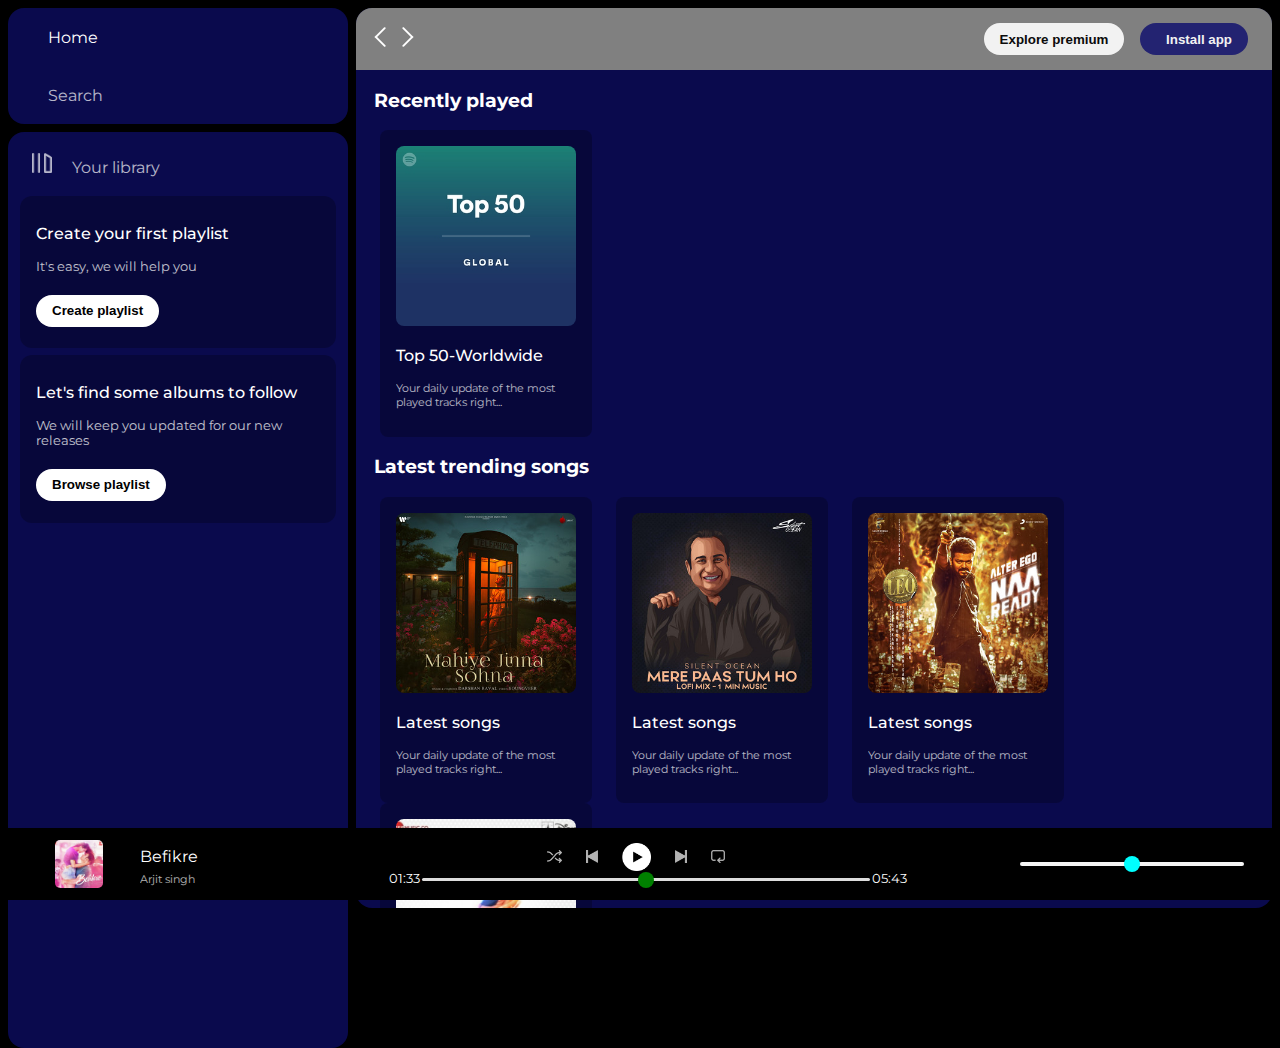
<file: index.html>
<!DOCTYPE html>
<html lang="en">
<head>
    <meta charset="UTF-8">
    <meta name="viewport" content="width=device-width, initial-scale=1.0">
    <link rel="stylesheet" href="style.css">
    <link rel="stylesheet" href="https://cdnjs.cloudflare.com/ajax/libs/font-awesome/6.6.0/css/all.min.css" integrity="sha512-Kc323vGBEqzTmouAECnVceyQqyqdsSiqLQISBL29aUW4U/M7pSPA/gEUZQqv1cwx4OnYxTxve5UMg5GT6L4JJg==" crossorigin="anonymous" referrerpolicy="no-referrer" />
    <link rel="preconnect" href="https://fonts.googleapis.com">
    <link rel="preconnect" href="https://fonts.gstatic.com" crossorigin>
    <link href="https://fonts.googleapis.com/css2?family=Montserrat:ital,wght@0,500;1,500&display=swap" rel="stylesheet">
    <link rel="icon" href="logo.png">
    <title>Sangeet - Web Player: Rhythm Redifined</title>
</head>
<body>
    <div class="main">
        <div class="sidebar">
            <!-- given below navbar and its child div is for home and search option -->
            <div class="navbar">
                <div class="nav-option" style="opacity: 1;">
                    <i class="fa-solid fa-house"></i>
                    <a href="#">Home</a>
                </div>
                <div class="nav-option">
                    <i class="fa-solid fa-magnifying-glass"></i>
                    <a href="#">Search</a>
                </div>
            </div>
            <!-- given below library  -->
             <div class="library">
                <div class="options">
                <div class="library-option nav-option">
                    <img src="library_icon.png">
                    <a href="#">Your library</a>
                </div>
                <div class="icons">
                    <i class="fa-solid fa-plus"></i>
                    <i class="fa-solid fa-arrow-right"></i>
                </div>
                </div>
                <div class="library-boxes">
                    <div class="boxes box-1">
                        <p class="p1">Create your first playlist</p>
                        <p class="p2">It's easy, we will help you</p>
                        <button class="badge">Create playlist</button>
                    </div>
                    <div class="boxes box-2">
                        <p class="p1">Let's find some albums to follow</p>
                        <p class="p2">We will keep you updated for our new releases</p>
                        <button class="badge">Browse playlist</button>
                    </div>
                </div>
             </div>
        </div>

        <div class="main-content">       <!-- from here we are making sticky navbar -->
            <div class="sticky-navbar">
                <div class="sticky-nav-icons">
                    <img src="backward_icon.png">
                    <img src="forward_icon.png" class="hide">
                </div>
                <div class="sticky-nav-options">
                    <button class="badge hide">Explore premium</button>
                    <button class="badge dark"><i class="fa-regular fa-circle-down nav-item"></i>Install app</button>
                    <i class="fa-regular fa-user user-icon"></i>
                </div>
            </div>
            
            <!-- from here we are making cards of songs -->
                <h3 class="heading3">Recently played</h2>
                <div class="card-container">
                    <div class="card">
                        <img src="card1img.jpeg" class="card-img">
                        <p class="card-title">Top 50-Worldwide</p>
                        <p class="card-info">Your daily update of the most played tracks right...</p>
                    </div>
                </div>

                <h3 class="heading3">Latest trending songs</h2>
                <div class="card-container">
                    <div class="card">
                        <img src="card2img.jpeg" class="card-img">
                        <p class="card-title">Latest songs</p>
                        <p class="card-info">Your daily update of the most played tracks right...</p>
                    </div>
                    <div class="card">
                        <img src="card3img.jpeg" class="card-img">
                        <p class="card-title">Latest songs</p>
                        <p class="card-info">Your daily update of the most played tracks right...</p>
                    </div>
                    <div class="card">
                        <img src="card4img.jpeg" class="card-img">
                        <p class="card-title">Latest songs</p>
                        <p class="card-info">Your daily update of the most played tracks right...</p>
                    </div>
                    <div class="card">
                        <img src="card7img.jpg" class="card-img">
                        <p class="card-title">Latest songs</p>
                        <p class="card-info">Your daily update of the most played tracks right...</p>
                    </div>
                </div>
                <h3 class="heading3">Fresh hits & Top genres</h2>
                    <div class="card-container">
                        <div class="card">
                            <img src="card8img.jpg" class="card-img">
                            <p class="card-title">Top & hit songs</p>
                            <p class="card-info">Your daily update of the most played tracks right...</p>
                        </div>
                        <div class="card">
                            <img src="card9img.jpg" class="card-img">
                            <p class="card-title">Top & hit songs</p>
                            <p class="card-info">Your daily update of the most played tracks right...</p>
                        </div>
                        <div class="card">
                            <img src="card10img.jpg" class="card-img">
                            <p class="card-title">Top & hit songs</p>
                            <p class="card-info">Your daily update of the most played tracks right...</p>
                        </div>
                        <div class="card">
                            <img src="card14img.jpg" class="card-img">
                            <p class="card-title">Top & hit songs</p>
                            <p class="card-info">Your daily update of the most played tracks right...</p>
                        </div>
                    </div>

                    <h3 class="heading3">Weekly hits</h2>
                        <div class="card-container">
                            <div class="card">
                                <img src="card15img.jpg" class="card-img">
                                <p class="card-title">Weekend top songs</p>
                                <p class="card-info">Your daily update of the most played tracks right...</p>
                            </div>
                            <div class="card">
                                <img src="card11img.jpg" class="card-img">
                                <p class="card-title">Weekend top songs</p>
                                <p class="card-info">Your daily update of the most played tracks right...</p>
                            </div>
                            <div class="card">
                                <img src="card12img.jpg" class="card-img">
                                <p class="card-title">Weekend top songs</p>
                                <p class="card-info">Your daily update of the most played tracks right...</p>
                            </div>
                            <div class="card">
                                <img src="card13img.jpg" class="card-img">
                                <p class="card-title">Weekend top songs</p>
                                <p class="card-info">Your daily update of the most played tracks right...</p>
                            </div>
                        </div>

                        <h3 class="heading3">Recently played</h2>
                            <div class="card-container">
                                <div class="card">
                                    <img src="card5img.jpeg" class="card-img">
                                    <p class="card-title">Globally hits</p>
                                    <p class="card-info">Your daily update of the most played tracks right...</p>
                                </div>
                                <div class="card">
                                    <img src="card6img.jpeg" class="card-img">
                                    <p class="card-title">India's top song</p>
                                    <p class="card-info">Your daily update of the most played tracks right...</p>
                               </div>
                            </div>

                            <div class="footer">
                                <div class="line"></div>
                            </div>
                        </div>

                <!-- here we are making music status and control bar -->
                <div class="music-player">
                    <div class="album">
                        <img src="card15img.jpg" class="album-img">
                        <div class="song-singer-name">
                            <p class="song-name">Befikre</p>
                            <p class="singer-name">Arjit singh</p>
                        </div>
                        <i class="fa-regular fa-heart album-icon"></i>
                        <i class="fa-brands fa-chromecast album-icon"></i>
                    </div>
                    <div class="player">
                        <div class="player-controls">
                            <img src="player_icon1.png" class="player-control-icon">
                            <img src="player_icon2.png" class="player-control-icon">
                            <img src="player_icon3.png" class="player-control-icon" style="opacity: 3; height:1.75rem ;">
                            <img src="player_icon4.png" class="player-control-icon">
                            <img src="player_icon5.png" class="player-control-icon">
                        </div>
                        <div class="playback-option">
                            <span class="current-time">01:33</span>
                            <input type="range" min="0" max="100" class="range-bar">
                            <span class="total-time">05:43</span>
                        </div>
                    </div>
                    <div class="controls">
                        <i class="fa-solid fa-volume-high sound-icon"></i>
                        <input type="range" class="sound-rangebar">
                    </div>
                </div>
            </div>
    </body>
</html>
</file>
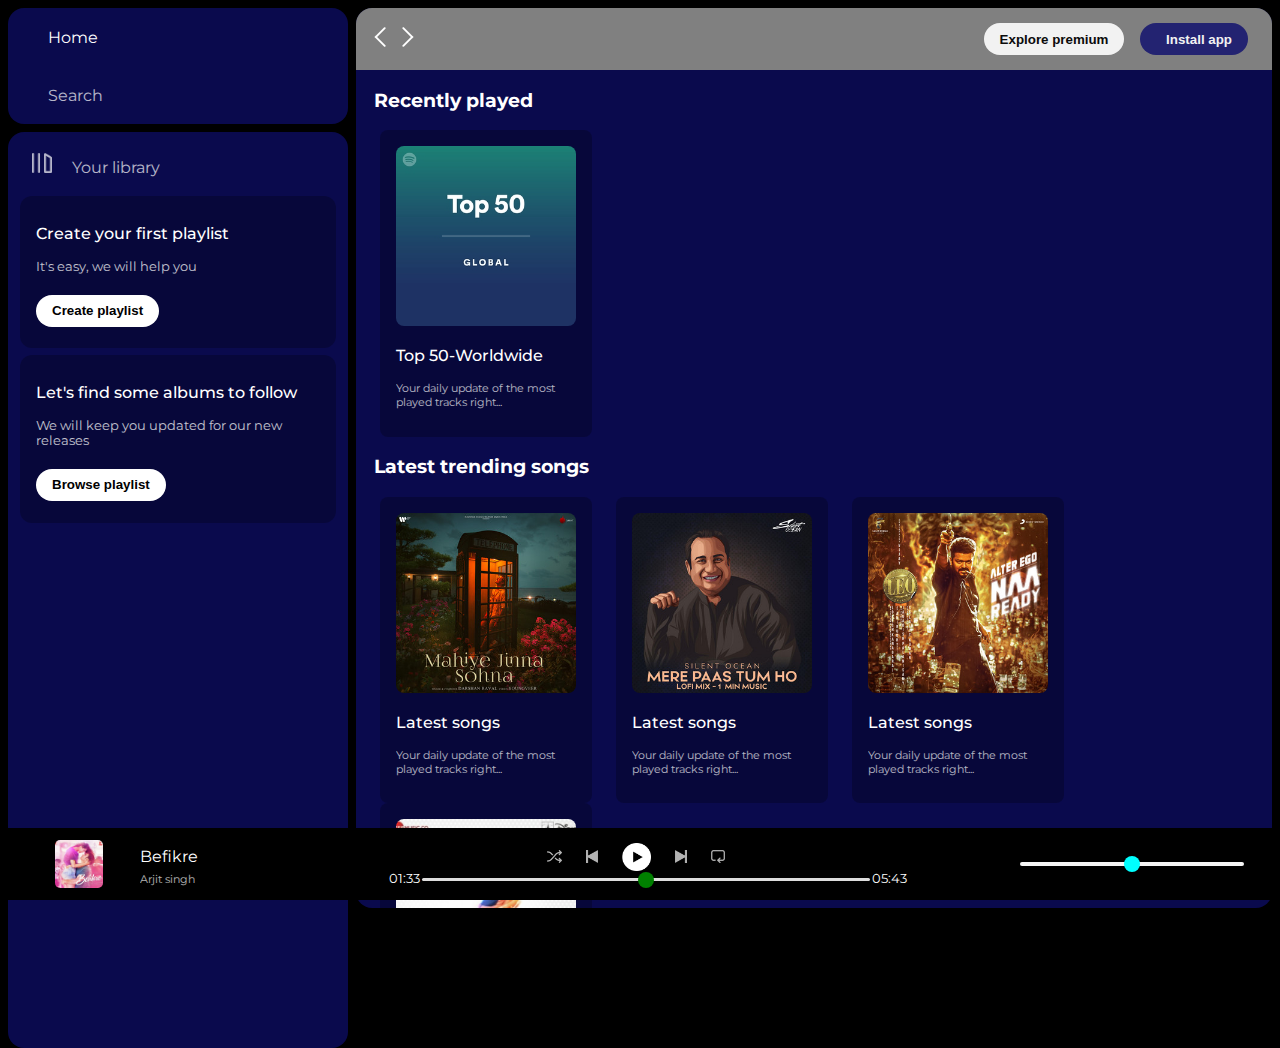
<file: PROJECT CSS/index.html>
<!DOCTYPE html>
<html lang="en">
<head>
    <meta charset="UTF-8">
    <meta name="viewport" content="width=device-width, initial-scale=1.0">
    <link rel="stylesheet" href="style.css">
    <link rel="stylesheet" href="https://cdnjs.cloudflare.com/ajax/libs/font-awesome/6.6.0/css/all.min.css" integrity="sha512-Kc323vGBEqzTmouAECnVceyQqyqdsSiqLQISBL29aUW4U/M7pSPA/gEUZQqv1cwx4OnYxTxve5UMg5GT6L4JJg==" crossorigin="anonymous" referrerpolicy="no-referrer" />
    <link rel="preconnect" href="https://fonts.googleapis.com">
    <link rel="preconnect" href="https://fonts.gstatic.com" crossorigin>
    <link href="https://fonts.googleapis.com/css2?family=Montserrat:ital,wght@0,500;1,500&display=swap" rel="stylesheet">
    <link rel="icon" href="logo.png">
    <title>Sangeet - Web Player: Rhythm Redifined</title>
</head>
<body>
    <div class="main">
        <div class="sidebar">
            <!-- given below navbar and its child div is for home and search option -->
            <div class="navbar">
                <div class="nav-option" style="opacity: 1;">
                    <i class="fa-solid fa-house"></i>
                    <a href="#">Home</a>
                </div>
                <div class="nav-option">
                    <i class="fa-solid fa-magnifying-glass"></i>
                    <a href="#">Search</a>
                </div>
            </div>
            <!-- given below library  -->
             <div class="library">
                <div class="options">
                <div class="library-option nav-option">
                    <img src="library_icon.png">
                    <a href="#">Your library</a>
                </div>
                <div class="icons">
                    <i class="fa-solid fa-plus"></i>
                    <i class="fa-solid fa-arrow-right"></i>
                </div>
                </div>
                <div class="library-boxes">
                    <div class="boxes box-1">
                        <p class="p1">Create your first playlist</p>
                        <p class="p2">It's easy, we will help you</p>
                        <button class="badge">Create playlist</button>
                    </div>
                    <div class="boxes box-2">
                        <p class="p1">Let's find some albums to follow</p>
                        <p class="p2">We will keep you updated for our new releases</p>
                        <button class="badge">Browse playlist</button>
                    </div>
                </div>
             </div>
        </div>

        <div class="main-content">       <!-- from here we are making sticky navbar -->
            <div class="sticky-navbar">
                <div class="sticky-nav-icons">
                    <img src="backward_icon.png">
                    <img src="forward_icon.png" class="hide">
                </div>
                <div class="sticky-nav-options">
                    <button class="badge hide">Explore premium</button>
                    <button class="badge dark"><i class="fa-regular fa-circle-down nav-item"></i>Install app</button>
                    <i class="fa-regular fa-user user-icon"></i>
                </div>
            </div>
            
            <!-- from here we are making cards of songs -->
                <h3 class="heading3">Recently played</h2>
                <div class="card-container">
                    <div class="card">
                        <img src="card1img.jpeg" class="card-img">
                        <p class="card-title">Top 50-Worldwide</p>
                        <p class="card-info">Your daily update of the most played tracks right...</p>
                    </div>
                </div>

                <h3 class="heading3">Latest trending songs</h2>
                <div class="card-container">
                    <div class="card">
                        <img src="card2img.jpeg" class="card-img">
                        <p class="card-title">Latest songs</p>
                        <p class="card-info">Your daily update of the most played tracks right...</p>
                    </div>
                    <div class="card">
                        <img src="card3img.jpeg" class="card-img">
                        <p class="card-title">Latest songs</p>
                        <p class="card-info">Your daily update of the most played tracks right...</p>
                    </div>
                    <div class="card">
                        <img src="card4img.jpeg" class="card-img">
                        <p class="card-title">Latest songs</p>
                        <p class="card-info">Your daily update of the most played tracks right...</p>
                    </div>
                    <div class="card">
                        <img src="card7img.jpg" class="card-img">
                        <p class="card-title">Latest songs</p>
                        <p class="card-info">Your daily update of the most played tracks right...</p>
                    </div>
                </div>
                <h3 class="heading3">Fresh hits & Top genres</h2>
                    <div class="card-container">
                        <div class="card">
                            <img src="card8img.jpg" class="card-img">
                            <p class="card-title">Top & hit songs</p>
                            <p class="card-info">Your daily update of the most played tracks right...</p>
                        </div>
                        <div class="card">
                            <img src="card9img.jpg" class="card-img">
                            <p class="card-title">Top & hit songs</p>
                            <p class="card-info">Your daily update of the most played tracks right...</p>
                        </div>
                        <div class="card">
                            <img src="card10img.jpg" class="card-img">
                            <p class="card-title">Top & hit songs</p>
                            <p class="card-info">Your daily update of the most played tracks right...</p>
                        </div>
                        <div class="card">
                            <img src="card14img.jpg" class="card-img">
                            <p class="card-title">Top & hit songs</p>
                            <p class="card-info">Your daily update of the most played tracks right...</p>
                        </div>
                    </div>

                    <h3 class="heading3">Weekly hits</h2>
                        <div class="card-container">
                            <div class="card">
                                <img src="card15img.jpg" class="card-img">
                                <p class="card-title">Weekend top songs</p>
                                <p class="card-info">Your daily update of the most played tracks right...</p>
                            </div>
                            <div class="card">
                                <img src="card11img.jpg" class="card-img">
                                <p class="card-title">Weekend top songs</p>
                                <p class="card-info">Your daily update of the most played tracks right...</p>
                            </div>
                            <div class="card">
                                <img src="card12img.jpg" class="card-img">
                                <p class="card-title">Weekend top songs</p>
                                <p class="card-info">Your daily update of the most played tracks right...</p>
                            </div>
                            <div class="card">
                                <img src="card13img.jpg" class="card-img">
                                <p class="card-title">Weekend top songs</p>
                                <p class="card-info">Your daily update of the most played tracks right...</p>
                            </div>
                        </div>

                        <h3 class="heading3">Recently played</h2>
                            <div class="card-container">
                                <div class="card">
                                    <img src="card5img.jpeg" class="card-img">
                                    <p class="card-title">Globally hits</p>
                                    <p class="card-info">Your daily update of the most played tracks right...</p>
                                </div>
                                <div class="card">
                                    <img src="card6img.jpeg" class="card-img">
                                    <p class="card-title">India's top song</p>
                                    <p class="card-info">Your daily update of the most played tracks right...</p>
                               </div>
                            </div>

                            <div class="footer">
                                <div class="line"></div>
                            </div>
                        </div>

                <!-- here we are making music status and control bar -->
                <div class="music-player">
                    <div class="album">
                        <img src="card15img.jpg" class="album-img">
                        <div class="song-singer-name">
                            <p class="song-name">Befikre</p>
                            <p class="singer-name">Arjit singh</p>
                        </div>
                        <i class="fa-regular fa-heart album-icon"></i>
                        <i class="fa-brands fa-chromecast album-icon"></i>
                    </div>
                    <div class="player">
                        <div class="player-controls">
                            <img src="player_icon1.png" class="player-control-icon">
                            <img src="player_icon2.png" class="player-control-icon">
                            <img src="player_icon3.png" class="player-control-icon" style="opacity: 3; height:1.75rem ;">
                            <img src="player_icon4.png" class="player-control-icon">
                            <img src="player_icon5.png" class="player-control-icon">
                        </div>
                        <div class="playback-option">
                            <span class="current-time">01:33</span>
                            <input type="range" min="0" max="100" class="range-bar">
                            <span class="total-time">05:43</span>
                        </div>
                    </div>
                    <div class="controls">
                        <i class="fa-solid fa-volume-high sound-icon"></i>
                        <input type="range" class="sound-rangebar">
                    </div>
                </div>
            </div>
    </body>
</html>
</file>
<file: style.css>
body {
    font-family:  "Montserrat", sans-serif;
    margin: 0;
    background-color: black;
    color: white;
    overflow: hidden;
}

.main {
    display: flex;
    height: 100vh;
    padding: 0.5rem;
}

.sidebar{
    background-color: black;
    width: 340px;
    border-radius: 1rem;
    margin-right: 0.5rem;
}

.main-content {
    background-color: rgba(16, 16, 129, 0.596);
    flex: 1;                            /* used for get remaining space */
    border-radius: 1rem;
    overflow: auto;                     /* means scrollbar only visible when will need in main-content div */
}

.music-player {
    background-color: black;
    position: fixed;
    bottom: 0;
    width: 100%;
    height: 72px;
}
 

a {
    text-decoration: none;
    color: white;
}

.navbar {
    background-color: rgba(16, 16, 129, 0.596);
    border-radius: 1rem;
    display: flex;
    flex-direction: column;           /* used for make flex direction row to column */
    justify-content: center;
    height: 100px;
    padding: 0.5rem 0.75rem;
}

.nav-option {
    line-height: 2.5rem;
    opacity: 0.7;
    padding: 0.5rem 0.75rem;
}

.nav-option:hover {
    opacity: 1;                      /*opacity used to brighten or glow text */
}

.nav-option i {
    font-size: 1.25rem;
}

.nav-option a {
    font-size: 1rem;
    margin-left: 1rem;
}

.library {
    background-color: rgba(16, 16, 129, 0.596);
    border-radius: 1rem;
    height: 100%;
    margin-top: 0.5rem;
    padding: 0.5rem 0.75rem;
}

.options {
    display: flex;
    justify-content: space-between;
    align-items: center;
}

/* now we will do settings for library image and other his icons */

.library-option img {
    height: 1.25rem;
    width: 1.25rem;
}


.icons {
    font-size: 1.25rem;
    display: flex;
}

.icons i {
    opacity: 0.7;
    margin-right: 1rem;
}

.icons i:hover {
    opacity: 1;
} 

/* now we customize library 2 boxes */

.boxes {
    background-color: rgba(0, 0, 0, 0.247);
    height: 8rem;
    border-radius: 0.75rem;
    padding: 0.75rem 1rem;
    margin: 0.75 0 0.75 0;
}

.boxes .p1 {
    font-weight: 500;
    font-size: 1rem;
}

.boxes .p2 {
    opacity: 0.75;
    font-size: 0.8rem;
}

.badge {
    border: none;
    background-color: white;
    border-radius: 100px;
    height: 2rem;
    width: fit-content;
    margin-top: 0.5rem;
    padding: 0.25rem 1rem;
    font-weight: 700;
}

.box-2 {
    margin-top: 7px;
    height: 9rem;
}


/* customization for sticky navbar */

.sticky-navbar {
    display: flex;
    background-color: grey;
    height: 62px;
    align-items: center;
    justify-content: space-between;
    position: sticky;
    top: 0;
    z-index: 10;
}


.sticky-nav-icons {
    margin-left: 0.75rem;
}

.sticky-nav-options  {
    display: flex;
    justify-content: center;
    align-items: center;
}

.sticky-nav-options button {
    margin-right: 1rem;
    margin-top: 0;
    opacity: 0.9;
}

.sticky-nav-options button:hover {
    opacity: 5;
}

.user-icon {
    margin-right: 0.5rem;
    padding-top: 2px;
    font-size: 1.2rem;
    opacity: 0.8;
    color: black;
}

.user-icon:hover {
    opacity: 10;
}

.nav-item {
    margin-right: 0.60rem;
}

.dark {
    background-color: midnightblue;
    color: white;
}


/* if viewport width less than 1000px so make forward icon and explore premium button hidden */
@media (max-width:1000px) {
    .hide {
        display: none;
    }
}

.card {
    background-color: rgba(0, 0, 0, 0.247);
    width: 180px;
    border-radius: 0.5rem;
    padding: 1rem;
    margin-left: 1.5rem;
}

.heading3 {
margin-left: 18px;
}

.card-container {
    display: flex;
    flex-wrap: wrap;    /* by using this you can wrap multiple cards  in multiple rows with equal width */
}

.card-img {
    width: 100%;
    border-radius: 0.5rem;
}

.card-title {
    font-weight: 500;
}

.card-info {
    font-size: 0.7rem;
    opacity: 0.7;
}


/* footer for line  */

.footer {
    height: 300px;
    display: flex;
    align-items: center;
    justify-content: center;
}


.line {
    width: 90%;
    height: 50%;
    border-top: 1px solid white;
    opacity: 0.4;
}


/* css of music player */

.music-player {
    display: flex;
    justify-content: space-between;
    align-items: center;
    font-size: 0.8rem;
}

.album {
    width: 25%;
}

.player {
    width: 50%;
}

.controls {
    width: 25%;
}

.player-control-icon {
    height: 0.85rem;
    margin-right: 1.5rem;
    opacity: 0.7;
}

.player-control-icon:hover {
    opacity: 3;
}

.player-controls {
    display: flex;
    justify-content: center;
    align-items: center;
}

.playback-option {
    display: flex;
    justify-content: center;
    align-items: center;
}

.range-bar {
    width: 70%;
    appearance: none;
    cursor: pointer;
    background-color: transparent;
    margin-top: 0.3rem;
}

.range-bar::-webkit-slider-runnable-track {
    background-color: #ddd;
    height: 0.2rem;
    border-radius: 100px;
}

.range-bar::-webkit-slider-thumb {
    appearance: none;
    height: 1rem;
    width: 1rem;
    background-color: green;
    border-radius: 50%;
    margin-top: -6px;
}

.album-img {
    height: 3rem;
    width: 3rem;
    border-radius: 5px;
}


/* album portion css */

.album {
    display: flex;
    justify-content: center;
    align-items: center;
    justify-content: space-evenly;
}

.album-icon {
    font-size: 1.2rem;
    opacity: 0.7;
    margin-left: -30px;
}

.album-icon:hover {
    opacity: 3;
}

.song-name {
    font-size: 1rem;
}

.singer-name {
    opacity: 0.7;
    margin-top: -10px;
    font-size: 0.7rem;
}

.song-singer-name {
    margin-right: 3rem;
    margin-left: -10px;
}


/* now we will work on sound range portion in bottom-right */

.controls {
    display: flex;
    justify-content: center;
    align-items: center;
}


.sound-icon {
    font-size: 1rem;
}

.sound-rangebar {
    width: 70%;
    appearance: none;
    background-color: transparent;
    margin-left: 10px;
}

.sound-rangebar::-webkit-slider-runnable-track {
    background-color: whitesmoke;
    height: 0.3rem;
    border-radius: 100px;
}

.sound-rangebar::-webkit-slider-thumb {
    appearance: none;
    height: 1rem;
    width: 1rem;
    background-color: aqua;
    border-radius: 50%;
    margin-top: -6px;
}
</file>
<file: PROJECT CSS/style.css>
body {
    font-family:  "Montserrat", sans-serif;
    margin: 0;
    background-color: black;
    color: white;
    overflow: hidden;
}

.main {
    display: flex;
    height: 100vh;
    padding: 0.5rem;
}

.sidebar{
    background-color: black;
    width: 340px;
    border-radius: 1rem;
    margin-right: 0.5rem;
}

.main-content {
    background-color: rgba(16, 16, 129, 0.596);
    flex: 1;                            /* used for get remaining space */
    border-radius: 1rem;
    overflow: auto;                     /* means scrollbar only visible when will need in main-content div */
}

.music-player {
    background-color: black;
    position: fixed;
    bottom: 0;
    width: 100%;
    height: 72px;
}
 

a {
    text-decoration: none;
    color: white;
}

.navbar {
    background-color: rgba(16, 16, 129, 0.596);
    border-radius: 1rem;
    display: flex;
    flex-direction: column;           /* used for make flex direction row to column */
    justify-content: center;
    height: 100px;
    padding: 0.5rem 0.75rem;
}

.nav-option {
    line-height: 2.5rem;
    opacity: 0.7;
    padding: 0.5rem 0.75rem;
}

.nav-option:hover {
    opacity: 1;                      /*opacity used to brighten or glow text */
}

.nav-option i {
    font-size: 1.25rem;
}

.nav-option a {
    font-size: 1rem;
    margin-left: 1rem;
}

.library {
    background-color: rgba(16, 16, 129, 0.596);
    border-radius: 1rem;
    height: 100%;
    margin-top: 0.5rem;
    padding: 0.5rem 0.75rem;
}

.options {
    display: flex;
    justify-content: space-between;
    align-items: center;
}

/* now we will do settings for library image and other his icons */

.library-option img {
    height: 1.25rem;
    width: 1.25rem;
}


.icons {
    font-size: 1.25rem;
    display: flex;
}

.icons i {
    opacity: 0.7;
    margin-right: 1rem;
}

.icons i:hover {
    opacity: 1;
} 

/* now we customize library 2 boxes */

.boxes {
    background-color: rgba(0, 0, 0, 0.247);
    height: 8rem;
    border-radius: 0.75rem;
    padding: 0.75rem 1rem;
    margin: 0.75 0 0.75 0;
}

.boxes .p1 {
    font-weight: 500;
    font-size: 1rem;
}

.boxes .p2 {
    opacity: 0.75;
    font-size: 0.8rem;
}

.badge {
    border: none;
    background-color: white;
    border-radius: 100px;
    height: 2rem;
    width: fit-content;
    margin-top: 0.5rem;
    padding: 0.25rem 1rem;
    font-weight: 700;
}

.box-2 {
    margin-top: 7px;
    height: 9rem;
}


/* customization for sticky navbar */

.sticky-navbar {
    display: flex;
    background-color: grey;
    height: 62px;
    align-items: center;
    justify-content: space-between;
    position: sticky;
    top: 0;
    z-index: 10;
}


.sticky-nav-icons {
    margin-left: 0.75rem;
}

.sticky-nav-options  {
    display: flex;
    justify-content: center;
    align-items: center;
}

.sticky-nav-options button {
    margin-right: 1rem;
    margin-top: 0;
    opacity: 0.9;
}

.sticky-nav-options button:hover {
    opacity: 5;
}

.user-icon {
    margin-right: 0.5rem;
    padding-top: 2px;
    font-size: 1.2rem;
    opacity: 0.8;
    color: black;
}

.user-icon:hover {
    opacity: 10;
}

.nav-item {
    margin-right: 0.60rem;
}

.dark {
    background-color: midnightblue;
    color: white;
}


/* if viewport width less than 1000px so make forward icon and explore premium button hidden */
@media (max-width:1000px) {
    .hide {
        display: none;
    }
}

.card {
    background-color: rgba(0, 0, 0, 0.247);
    width: 180px;
    border-radius: 0.5rem;
    padding: 1rem;
    margin-left: 1.5rem;
}

.heading3 {
margin-left: 18px;
}

.card-container {
    display: flex;
    flex-wrap: wrap;    /* by using this you can wrap multiple cards  in multiple rows with equal width */
}

.card-img {
    width: 100%;
    border-radius: 0.5rem;
}

.card-title {
    font-weight: 500;
}

.card-info {
    font-size: 0.7rem;
    opacity: 0.7;
}


/* footer for line  */

.footer {
    height: 300px;
    display: flex;
    align-items: center;
    justify-content: center;
}


.line {
    width: 90%;
    height: 50%;
    border-top: 1px solid white;
    opacity: 0.4;
}


/* css of music player */

.music-player {
    display: flex;
    justify-content: space-between;
    align-items: center;
    font-size: 0.8rem;
}

.album {
    width: 25%;
}

.player {
    width: 50%;
}

.controls {
    width: 25%;
}

.player-control-icon {
    height: 0.85rem;
    margin-right: 1.5rem;
    opacity: 0.7;
}

.player-control-icon:hover {
    opacity: 3;
}

.player-controls {
    display: flex;
    justify-content: center;
    align-items: center;
}

.playback-option {
    display: flex;
    justify-content: center;
    align-items: center;
}

.range-bar {
    width: 70%;
    appearance: none;
    cursor: pointer;
    background-color: transparent;
    margin-top: 0.3rem;
}

.range-bar::-webkit-slider-runnable-track {
    background-color: #ddd;
    height: 0.2rem;
    border-radius: 100px;
}

.range-bar::-webkit-slider-thumb {
    appearance: none;
    height: 1rem;
    width: 1rem;
    background-color: green;
    border-radius: 50%;
    margin-top: -6px;
}

.album-img {
    height: 3rem;
    width: 3rem;
    border-radius: 5px;
}


/* album portion css */

.album {
    display: flex;
    justify-content: center;
    align-items: center;
    justify-content: space-evenly;
}

.album-icon {
    font-size: 1.2rem;
    opacity: 0.7;
    margin-left: -30px;
}

.album-icon:hover {
    opacity: 3;
}

.song-name {
    font-size: 1rem;
}

.singer-name {
    opacity: 0.7;
    margin-top: -10px;
    font-size: 0.7rem;
}

.song-singer-name {
    margin-right: 3rem;
    margin-left: -10px;
}


/* now we will work on sound range portion in bottom-right */

.controls {
    display: flex;
    justify-content: center;
    align-items: center;
}


.sound-icon {
    font-size: 1rem;
}

.sound-rangebar {
    width: 70%;
    appearance: none;
    background-color: transparent;
    margin-left: 10px;
}

.sound-rangebar::-webkit-slider-runnable-track {
    background-color: whitesmoke;
    height: 0.3rem;
    border-radius: 100px;
}

.sound-rangebar::-webkit-slider-thumb {
    appearance: none;
    height: 1rem;
    width: 1rem;
    background-color: aqua;
    border-radius: 50%;
    margin-top: -6px;
}
</file>
